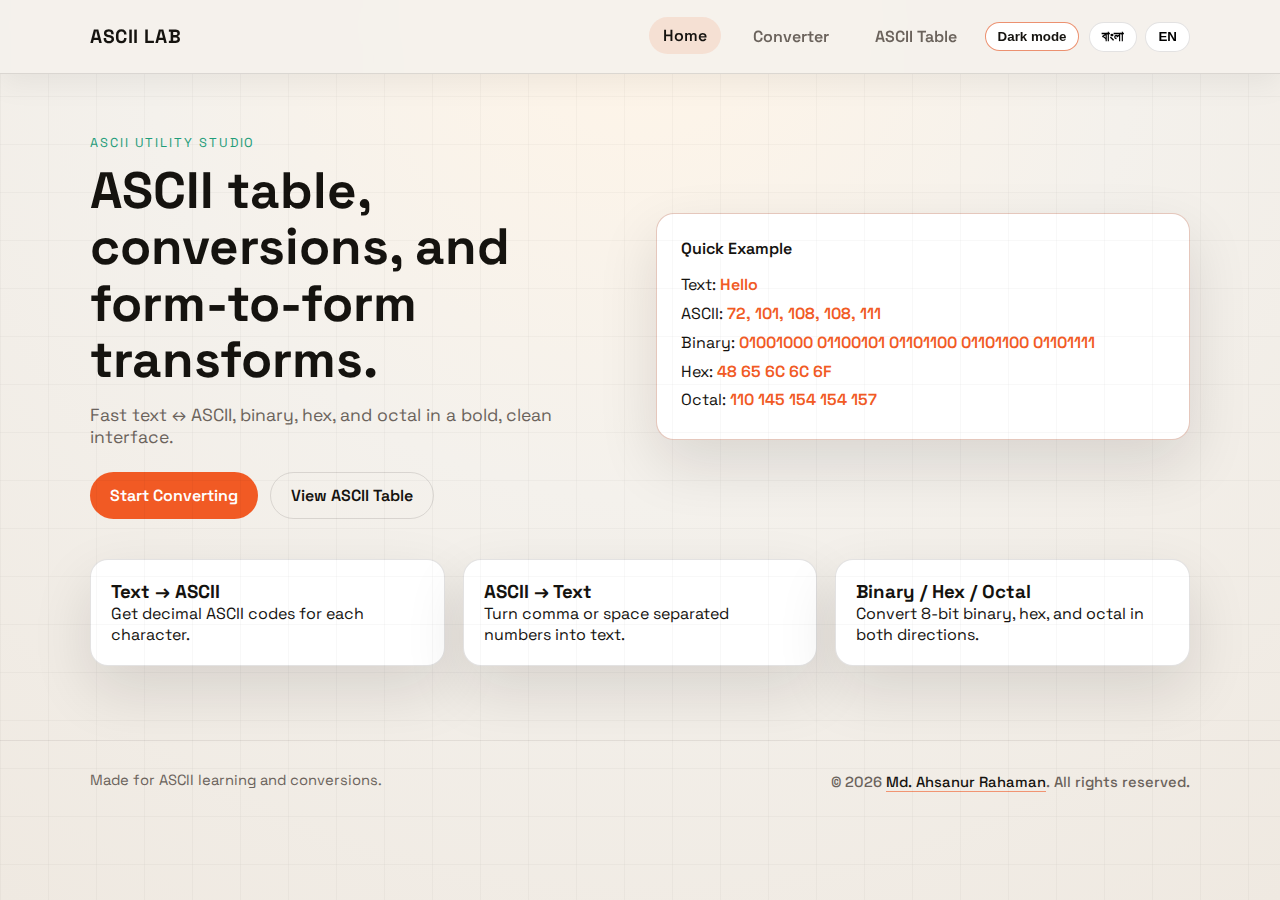
<file: index.html>
<!doctype html>
<html lang="en">
  <head>
    <meta charset="utf-8" />
    <meta name="viewport" content="width=device-width, initial-scale=1" />
    <title>--ASCII Lab--</title>
    <link rel="preconnect" href="https://fonts.googleapis.com" />
    <link rel="preconnect" href="https://fonts.gstatic.com" crossorigin />
    <link
      href="https://fonts.googleapis.com/css2?family=Space+Grotesk:wght@400;500;600;700&display=swap"
      rel="stylesheet"
    />
    <link rel="stylesheet" href="styles.css" />
  </head>
  <body>
    <div class="bg-grid"></div>
    <header class="site-header">
      <div class="container">
        <nav class="nav">
          <div class="brand">ASCII Lab</div>
          <button class="nav-toggle" type="button" aria-expanded="false" aria-controls="navLinks">
            <span class="nav-toggle-text" data-i18n="nav_menu">Menu</span>
            <span class="nav-toggle-icon">
              <span></span>
              <span></span>
              <span></span>
            </span>
          </button>
          <div class="nav-menu" id="navLinks">
            <div class="nav-links">
              <a class="active" href="index.html" data-i18n="nav_home">Home</a>
              <a href="convert.html" data-i18n="nav_convert">Converter</a>
              <a href="table.html" data-i18n="nav_table">ASCII Table</a>
            </div>
            <div class="nav-actions">
              <button class="chip theme-chip" id="themeToggle" data-action="toggleTheme" data-i18n="theme_dark">Dark mode</button>
              <div class="lang-switch">
                <button class="chip" data-lang="bn">বাংলা</button>
                <button class="chip" data-lang="en">EN</button>
              </div>
            </div>
          </div>
        </nav>
      </div>
    </header>

    <main class="container">
      <section class="hero">
        <div>
          <p class="eyebrow" data-i18n="hero_tag">ASCII Utility Studio</p>
          <h1 data-i18n="hero_title">ASCII table, conversions, and form-to-form transforms.</h1>
          <p class="lead" data-i18n="hero_desc">
            Fast text ↔ ASCII, binary, hex, and octal in a bold, clean interface.
          </p>
          <div class="cta-row">
            <a class="btn" href="convert.html" data-i18n="hero_cta_primary">কনভার্ট করুন</a>
            <a class="btn ghost" href="table.html" data-i18n="hero_cta_secondary">ASCII টেবিল দেখুন</a>
          </div>
        </div>
        <div class="hero-card">
          <div class="card-title" data-i18n="hero_card_title">Quick Example</div>
          <div class="code-block">
            <div>Text: <span class="accent">Hello</span></div>
            <div>ASCII: <span class="accent">72, 101, 108, 108, 111</span></div>
            <div>Binary: <span class="accent">01001000 01100101 01101100 01101100 01101111</span></div>
            <div>Hex: <span class="accent">48 65 6C 6C 6F</span></div>
            <div>Octal: <span class="accent">110 145 154 154 157</span></div>
          </div>
        </div>
      </section>

      <section class="grid-3">
        <div class="feature">
          <h3 data-i18n="feat_one_title">Text → ASCII</h3>
          <p data-i18n="feat_one_desc">Get decimal ASCII codes for every character.</p>
        </div>
        <div class="feature">
          <h3 data-i18n="feat_two_title">ASCII → Text</h3>
          <p data-i18n="feat_two_desc">Turn comma or space separated numbers into text.</p>
        </div>
        <div class="feature">
          <h3 data-i18n="feat_three_title">Binary / Hex / Octal</h3>
          <p data-i18n="feat_three_desc">Convert 8-bit binary plus hex and octal in both directions.</p>
        </div>
      </section>
    </main>

    <footer class="site-footer">
      <div class="container">
        <div class="footer-inner">
          <p data-i18n="footer_text">Made for ASCII learning and conversions.</p>
          <p class="footer-copy">© 2026 <a href="https://ahsanur-portfolio.netlify.app" target="_blank" rel="noopener">Md. Ahsanur Rahaman</a>. <span data-i18n="footer_copy">All rights reserved.</span></p>
        </div>
      </div>
    </footer>

    <script src="app.js"></script>
  </body>
</html>
</file>
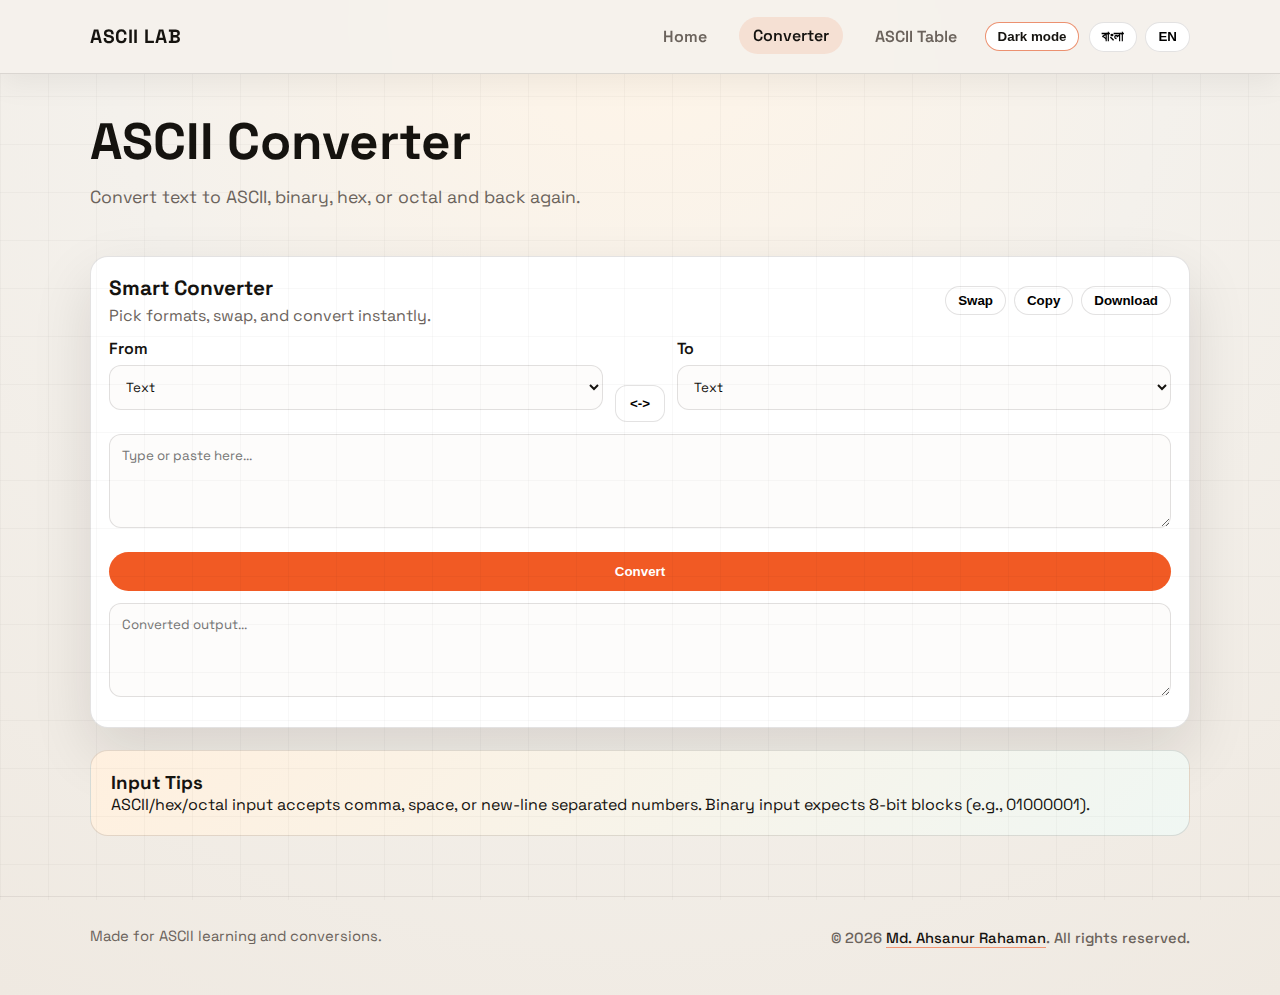
<file: convert.html>
<!doctype html>
<html lang="en">
  <head>
    <meta charset="utf-8" />
    <meta name="viewport" content="width=device-width, initial-scale=1" />
    <title>ASCII Lab | Converter</title>
    <link rel="preconnect" href="https://fonts.googleapis.com" />
    <link rel="preconnect" href="https://fonts.gstatic.com" crossorigin />
    <link
      href="https://fonts.googleapis.com/css2?family=Space+Grotesk:wght@400;500;600;700&display=swap"
      rel="stylesheet"
    />
    <link rel="stylesheet" href="styles.css" />
  </head>
  <body>
    <div class="bg-grid"></div>
    <header class="site-header">
      <div class="container">
        <nav class="nav">
          <div class="brand">ASCII Lab</div>
          <button class="nav-toggle" type="button" aria-expanded="false" aria-controls="navLinks">
            <span class="nav-toggle-text" data-i18n="nav_menu">Menu</span>
            <span class="nav-toggle-icon">
              <span></span>
              <span></span>
              <span></span>
            </span>
          </button>
          <div class="nav-menu" id="navLinks">
            <div class="nav-links">
              <a href="index.html" data-i18n="nav_home">Home</a>
              <a class="active" href="convert.html" data-i18n="nav_convert">Converter</a>
              <a href="table.html" data-i18n="nav_table">ASCII Table</a>
            </div>
            <div class="nav-actions">
              <button class="chip theme-chip" id="themeToggle" data-action="toggleTheme" data-i18n="theme_dark">Dark mode</button>
              <div class="lang-switch">
                <button class="chip" data-lang="bn">বাংলা</button>
                <button class="chip" data-lang="en">EN</button>
              </div>
            </div>
          </div>
        </nav>
      </div>
    </header>

    <main class="container">
      <section class="page-hero">
        <h1 data-i18n="convert_title">ASCII Converter</h1>
        <p class="lead" data-i18n="convert_desc">
          Convert text to ASCII, binary, hex, or octal and back again.
        </p>
      </section>

      <section class="panel smart-panel">
        <div class="panel-header">
          <div>
            <h2 class="section-title" data-i18n="smart_title">Smart Converter</h2>
            <p class="muted" data-i18n="smart_desc">Pick formats, swap, and convert instantly.</p>
          </div>
          <div class="panel-actions">
            <button class="chip" data-action="swapSmart" data-i18n="btn_swap">Swap</button>
            <button class="chip" data-action="copy" data-target="smartOutput" data-i18n="btn_copy">Copy</button>
            <button class="chip" data-action="download" data-target="smartOutput" data-filename="smart-output.txt" data-i18n="btn_download">Download</button>
          </div>
        </div>

        <div class="smart-controls">
          <div>
            <label class="field-label" for="smartFrom" data-i18n="label_from">From</label>
            <select id="smartFrom" data-action="smartChange">
              <option value="text" data-i18n="opt_text">Text</option>
              <option value="ascii" data-i18n="opt_ascii">ASCII (dec)</option>
              <option value="binary" data-i18n="opt_binary">Binary</option>
              <option value="hex" data-i18n="opt_hex">Hex</option>
              <option value="octal" data-i18n="opt_octal">Octal</option>
            </select>
          </div>
          <button class="swap-btn" type="button" data-action="swapSmart">&lt;-&gt;</button>
          <div>
            <label class="field-label" for="smartTo" data-i18n="label_to">To</label>
            <select id="smartTo" data-action="smartChange">
              <option value="text" data-i18n="opt_text">Text</option>
              <option value="ascii" data-i18n="opt_ascii">ASCII (dec)</option>
              <option value="binary" data-i18n="opt_binary">Binary</option>
              <option value="hex" data-i18n="opt_hex">Hex</option>
              <option value="octal" data-i18n="opt_octal">Octal</option>
            </select>
          </div>
        </div>

        <div class="smart-inputs">
          <textarea id="smartInput" rows="4" data-i18n-placeholder="ph_smart_input" placeholder="Type or paste here..."></textarea>
          <button class="btn full" data-action="smartConvert" data-i18n="btn_convert">Convert</button>
          <textarea id="smartOutput" rows="4" readonly data-i18n-placeholder="ph_smart_output" placeholder="Converted output..."></textarea>
        </div>
      </section>

      <section class="note-card">
        <h3 data-i18n="note_title">Input Tips</h3>
        <p data-i18n="note_desc">
          ASCII/hex/octal ইনপুটে comma, space, বা new line দিয়ে সংখ্যা আলাদা করতে পারবেন। Binary ইনপুটে ৮-বিট ব্লক (যেমন 01000001) ব্যবহার করুন।
        </p>
      </section>
    </main>

    <footer class="site-footer">
      <div class="container">
        <div class="footer-inner">
          <p data-i18n="footer_text">Made for ASCII learning and conversions.</p>
          <p class="footer-copy">© 2026 <a href="https://ahsanur-portfolio.netlify.app" target="_blank" rel="noopener">Md. Ahsanur Rahaman</a>. <span data-i18n="footer_copy">All rights reserved.</span></p>
        </div>
      </div>
    </footer>

    <script src="app.js"></script>
  </body>
</html>
</file>
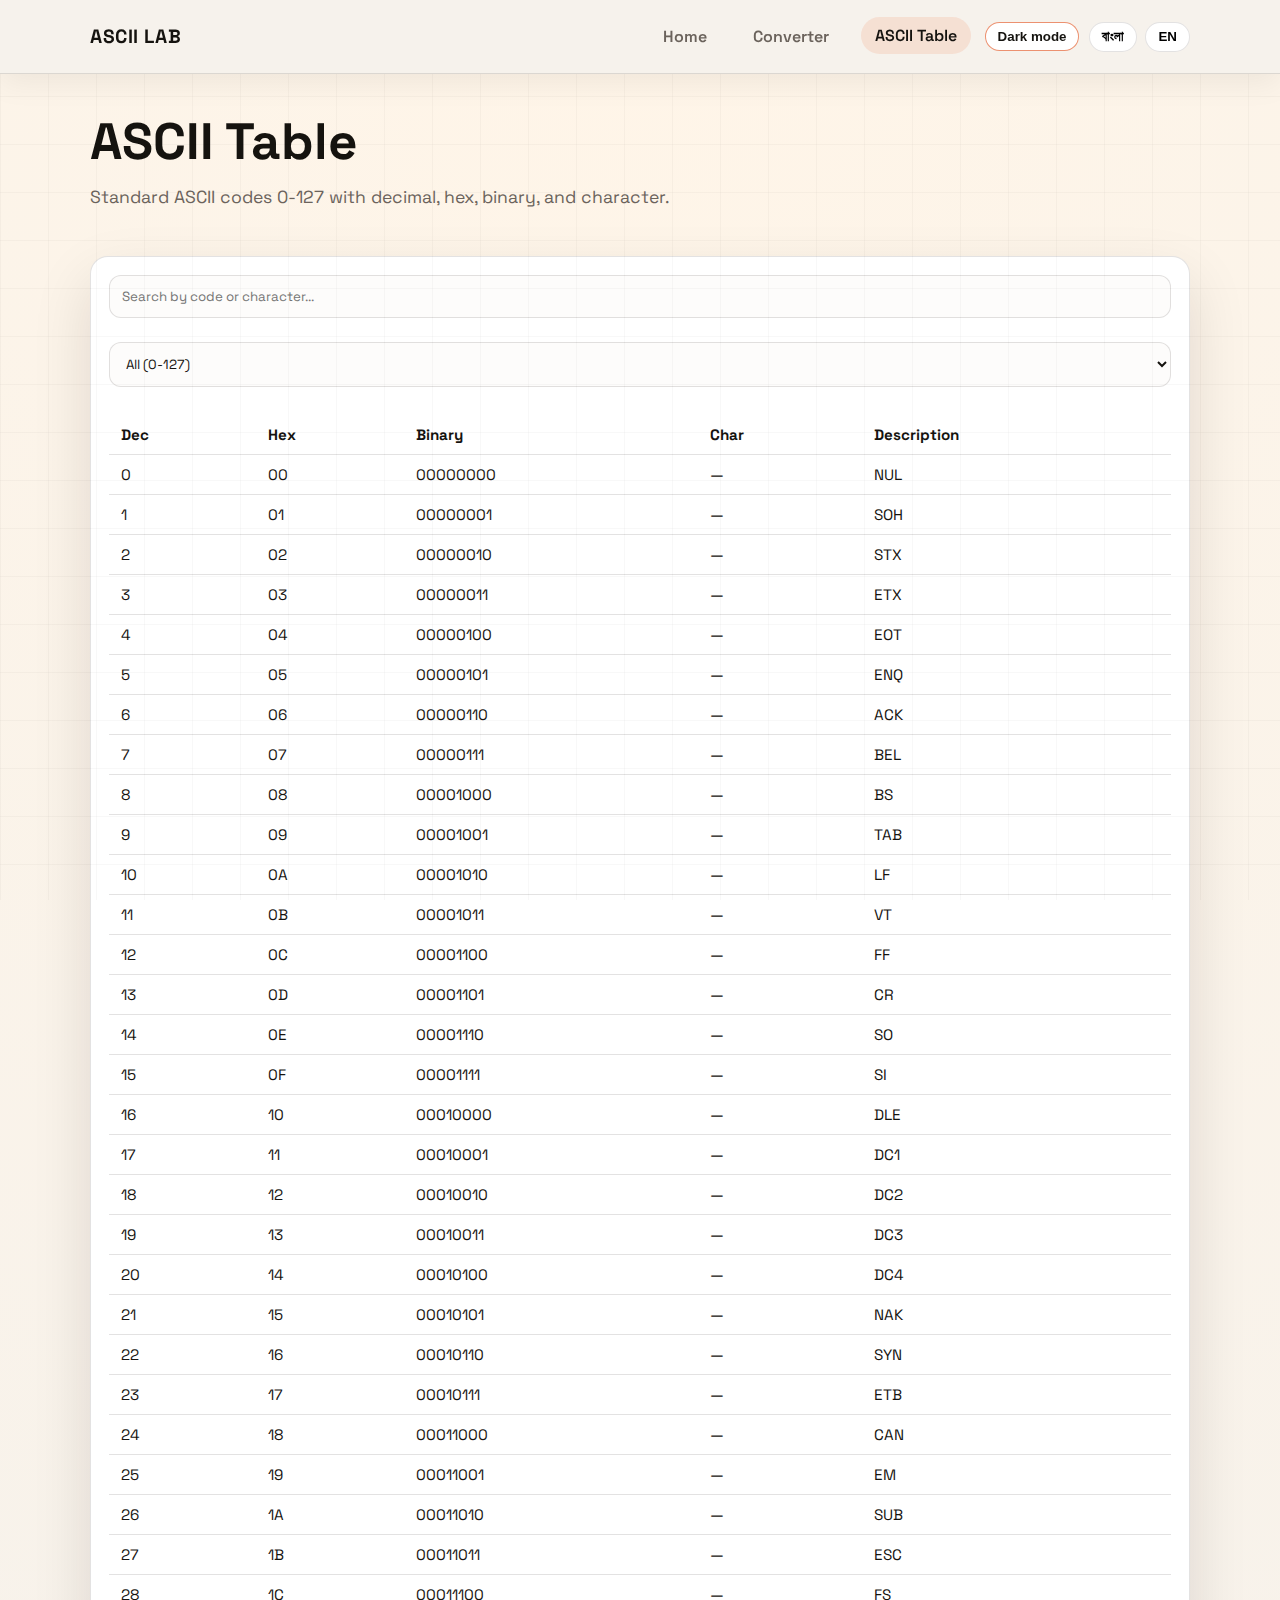
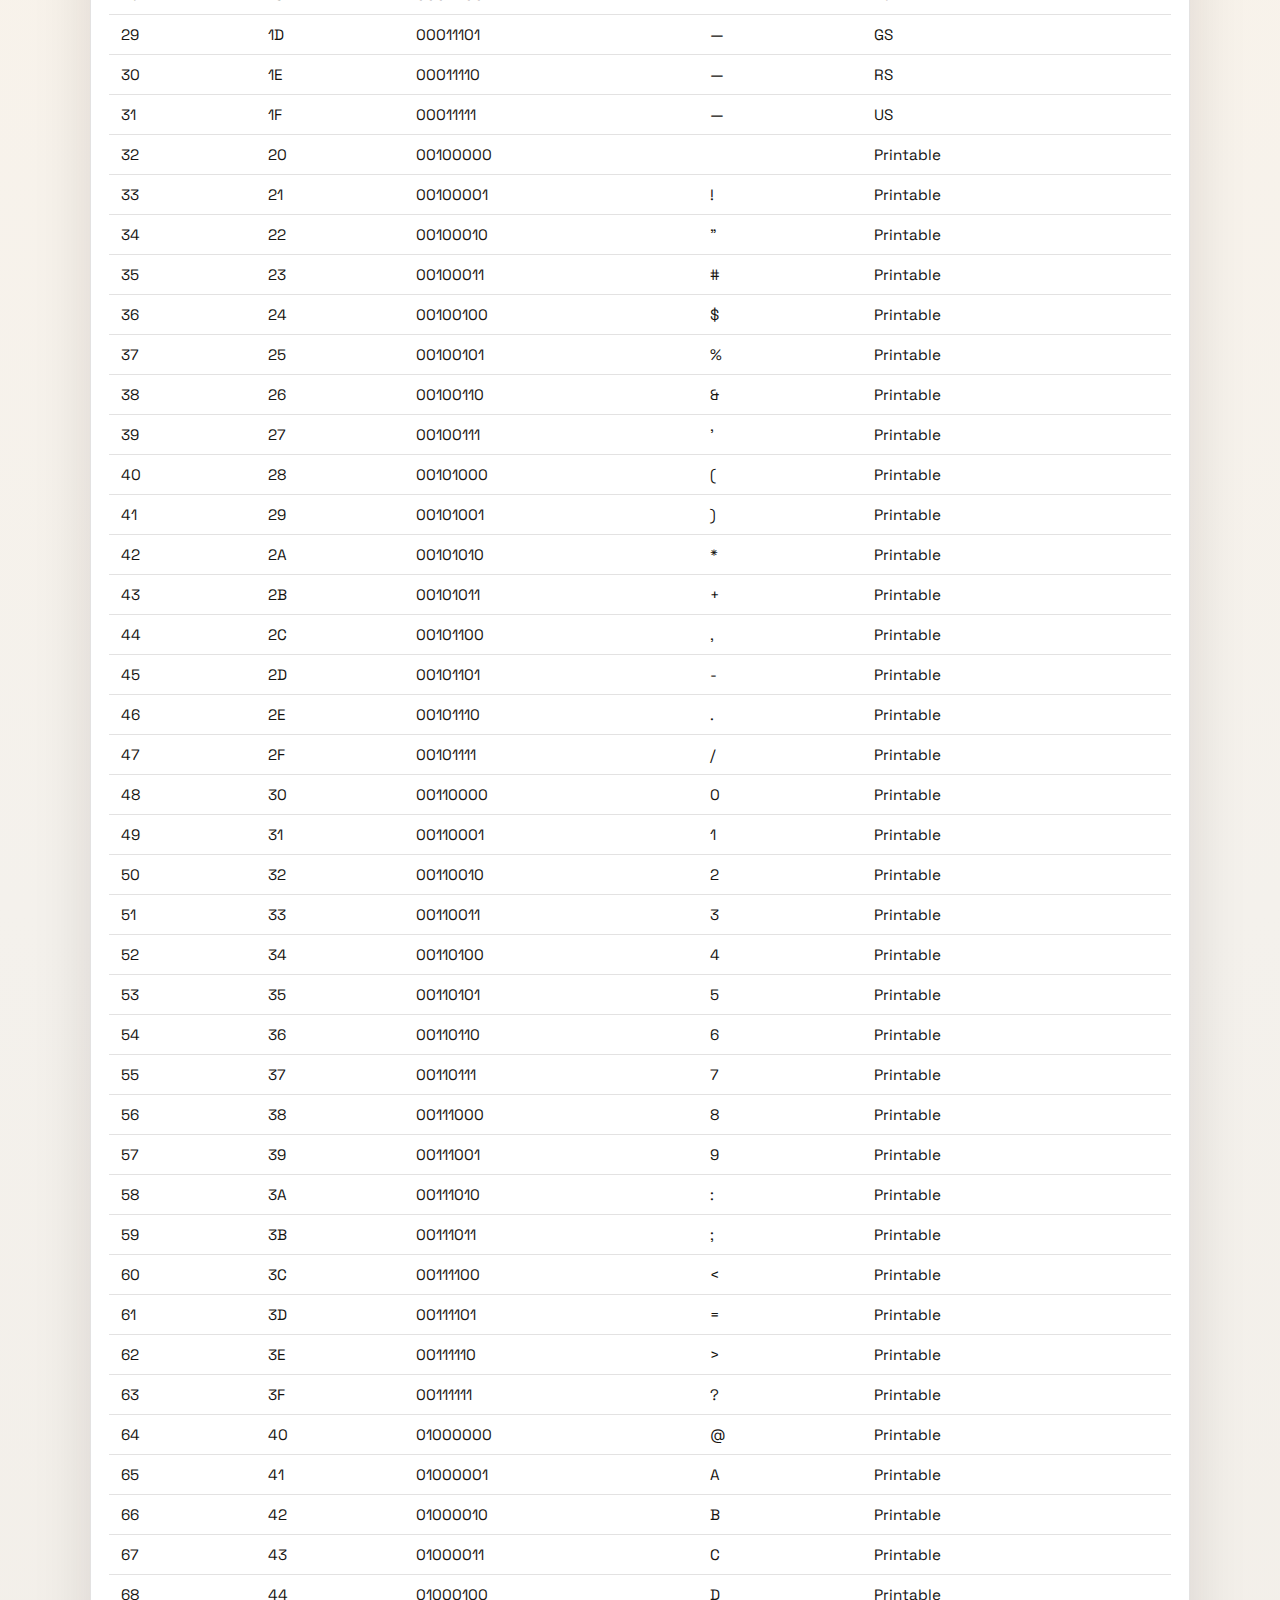
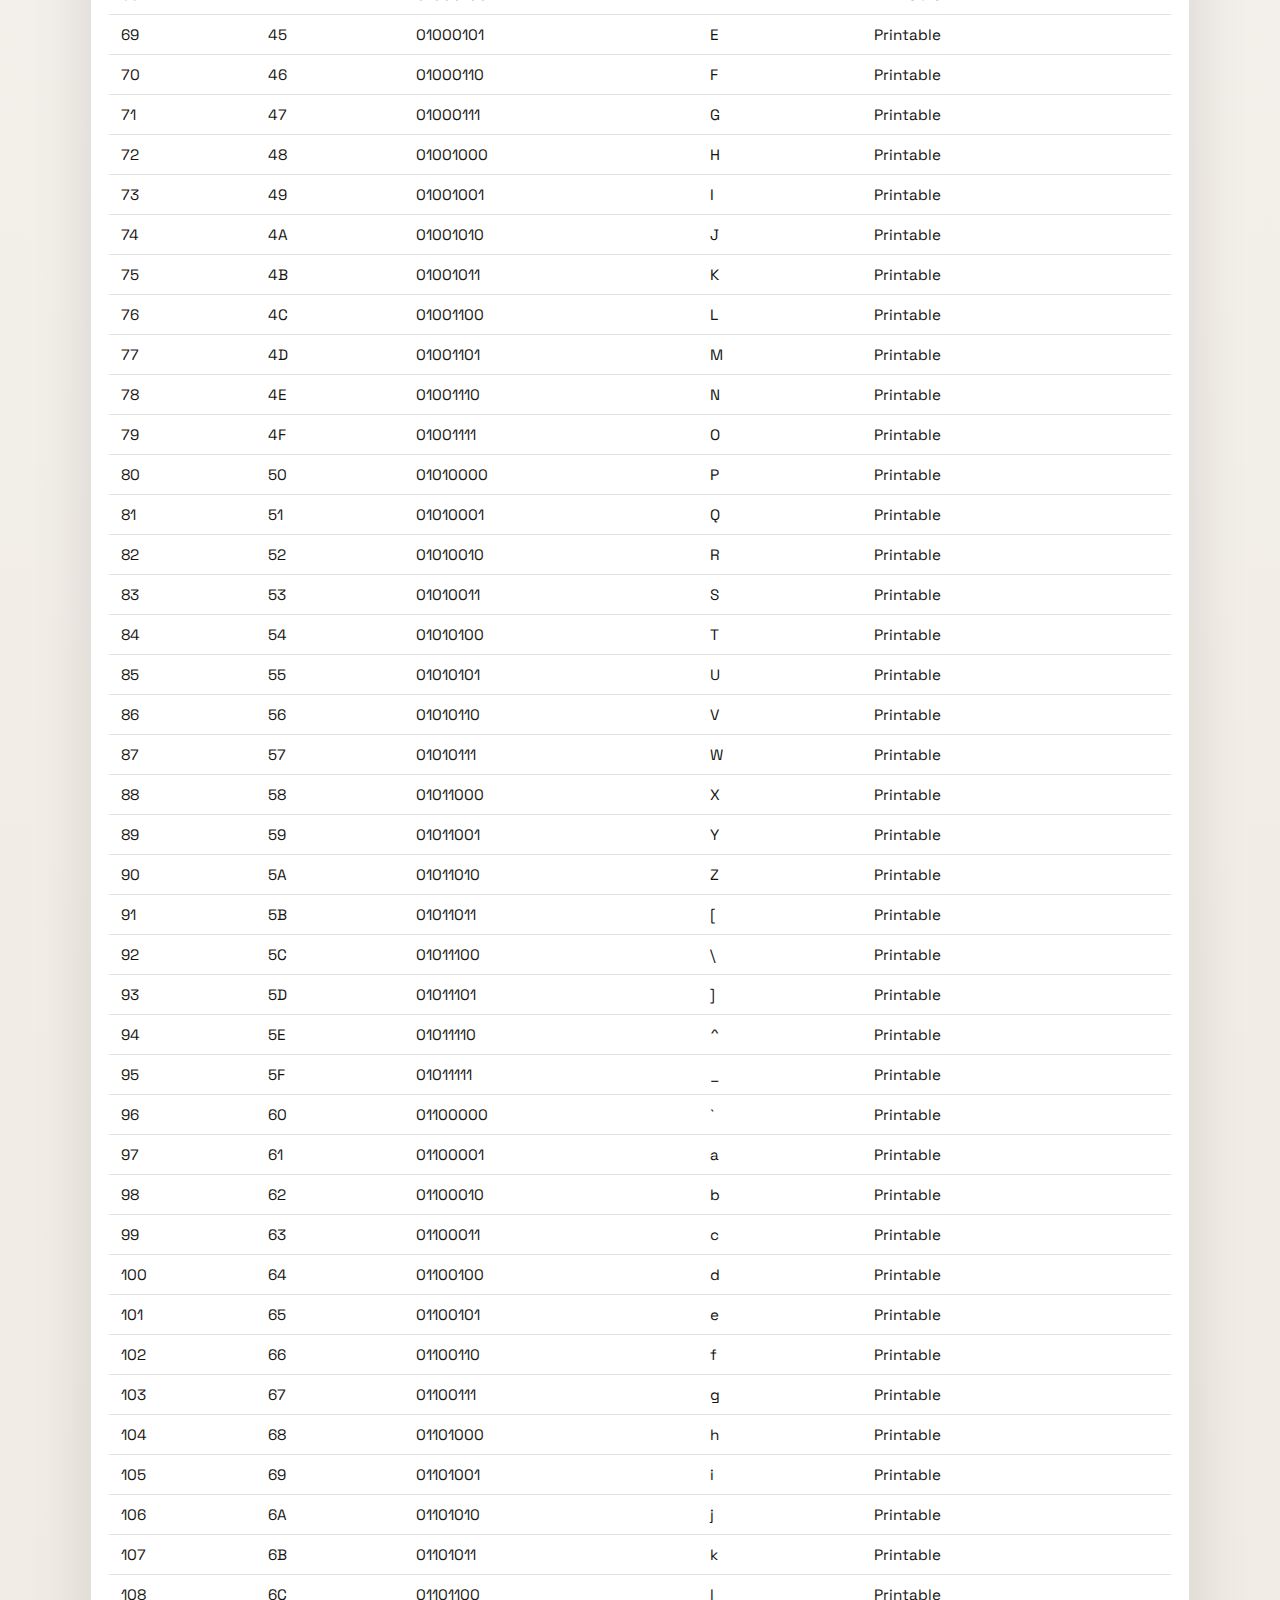
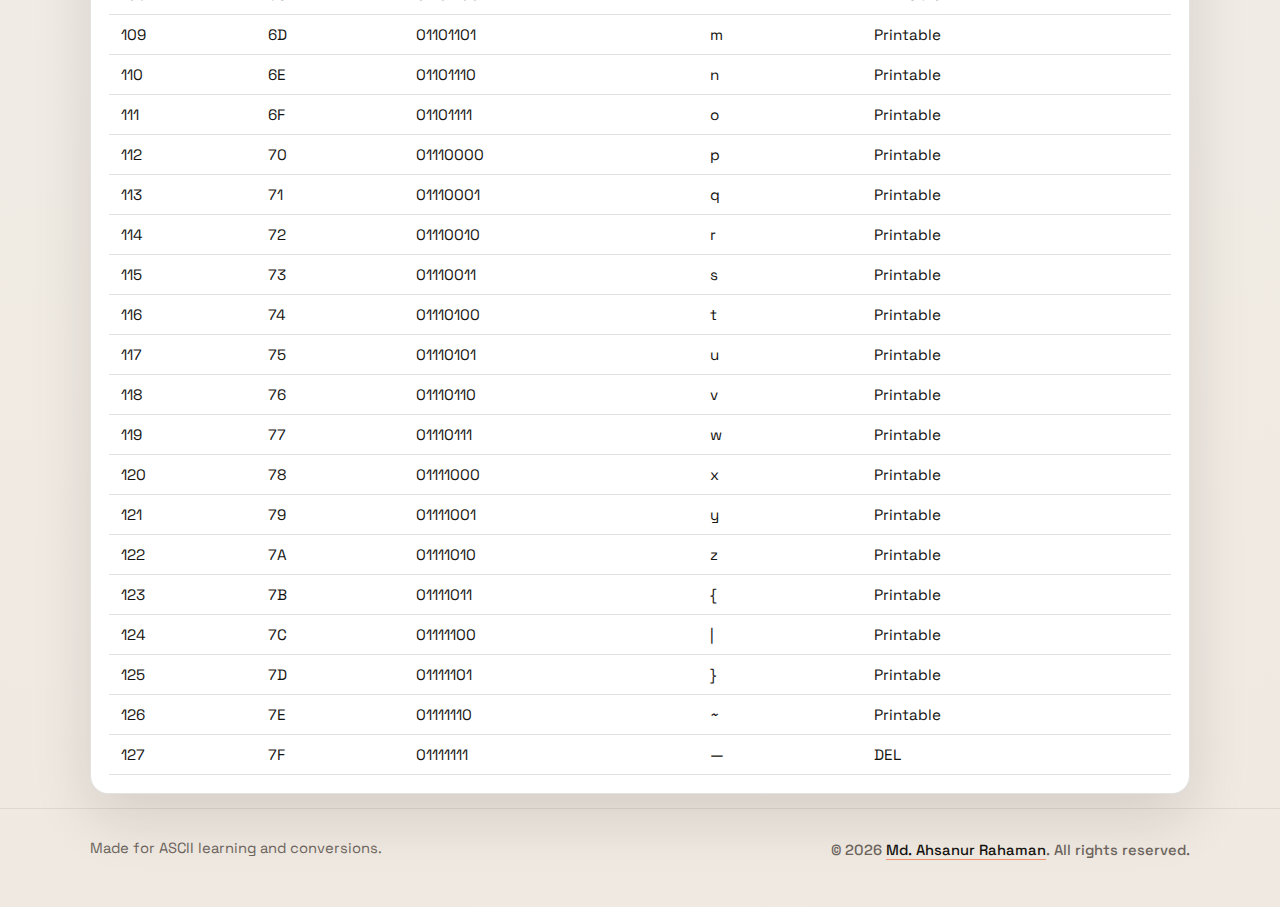
<file: table.html>
<!doctype html>
<html lang="en">
  <head>
    <meta charset="utf-8" />
    <meta name="viewport" content="width=device-width, initial-scale=1" />
    <title>ASCII Lab | Table</title>
    <link rel="preconnect" href="https://fonts.googleapis.com" />
    <link rel="preconnect" href="https://fonts.gstatic.com" crossorigin />
    <link
      href="https://fonts.googleapis.com/css2?family=Space+Grotesk:wght@400;500;600;700&display=swap"
      rel="stylesheet"
    />
    <link rel="stylesheet" href="styles.css" />
  </head>
  <body>
    <div class="bg-grid"></div>
    <header class="site-header">
      <div class="container">
        <nav class="nav">
          <div class="brand">ASCII Lab</div>
          <button class="nav-toggle" type="button" aria-expanded="false" aria-controls="navLinks">
            <span class="nav-toggle-text" data-i18n="nav_menu">Menu</span>
            <span class="nav-toggle-icon">
              <span></span>
              <span></span>
              <span></span>
            </span>
          </button>
          <div class="nav-menu" id="navLinks">
            <div class="nav-links">
              <a href="index.html" data-i18n="nav_home">Home</a>
              <a href="convert.html" data-i18n="nav_convert">Converter</a>
              <a class="active" href="table.html" data-i18n="nav_table">ASCII Table</a>
            </div>
            <div class="nav-actions">
              <button class="chip theme-chip" id="themeToggle" data-action="toggleTheme" data-i18n="theme_dark">Dark mode</button>
              <div class="lang-switch">
                <button class="chip" data-lang="bn">বাংলা</button>
                <button class="chip" data-lang="en">EN</button>
              </div>
            </div>
          </div>
        </nav>
      </div>
    </header>

    <main class="container">
      <section class="page-hero">
        <h1 data-i18n="table_title">ASCII Table</h1>
        <p class="lead" data-i18n="table_desc">
          0-127 পর্যন্ত স্ট্যান্ডার্ড ASCII কোড, decimal, hex, binary এবং চরিত্রসহ।
        </p>
      </section>

      <section class="panel">
        <div class="table-tools">
          <input id="tableSearch" type="search" data-i18n-placeholder="ph_table_search" placeholder="Search by code or character..." />
          <select id="rangeSelect">
            <option value="all" data-i18n="range_all">All (0-127)</option>
            <option value="printable" data-i18n="range_printable">Printable (32-126)</option>
          </select>
        </div>
        <div class="table-wrap">
          <table class="ascii-table">
            <thead>
              <tr>
                <th data-i18n="th_dec">Dec</th>
                <th data-i18n="th_hex">Hex</th>
                <th data-i18n="th_bin">Binary</th>
                <th data-i18n="th_char">Char</th>
                <th data-i18n="th_desc">Description</th>
              </tr>
            </thead>
            <tbody id="asciiTableBody"></tbody>
          </table>
        </div>
      </section>
    </main>

    <footer class="site-footer">
      <div class="container">
        <div class="footer-inner">
          <p data-i18n="footer_text">Made for ASCII learning and conversions.</p>
          <p class="footer-copy">© 2026 <a href="https://ahsanur-portfolio.netlify.app" target="_blank" rel="noopener">Md. Ahsanur Rahaman</a>. <span data-i18n="footer_copy">All rights reserved.</span></p>
        </div>
      </div>
    </footer>

    <script src="app.js"></script>
  </body>
</html>
</file>
<file: styles.css>
:root {
  color-scheme: light;
  --bg: #f4f1ec;
  --bg-gradient: radial-gradient(circle at top, #fff5e8 0%, #f4f1ec 45%, #efe9e1 100%);
  --ink: #15130f;
  --muted: #6b635c;
  --accent: #f15a24;
  --accent-2: #1f9d7a;
  --card: #ffffff;
  --line: rgba(21, 19, 15, 0.12);
  --grid-line: rgba(21, 19, 15, 0.08);
  --shadow: 0 24px 60px rgba(21, 19, 15, 0.12);
  --radius: 18px;
}

[data-theme="dark"] {
  color-scheme: dark;
  --bg: #101113;
  --bg-gradient: radial-gradient(circle at top, #1b1c20 0%, #101113 55%, #0d0e11 100%);
  --ink: #f5f1ea;
  --muted: #b5aca3;
  --accent: #f47c45;
  --accent-2: #3cc5a2;
  --card: #1a1c20;
  --line: rgba(245, 241, 234, 0.12);
  --grid-line: rgba(245, 241, 234, 0.05);
  --shadow: 0 24px 60px rgba(0, 0, 0, 0.35);
}

* {
  box-sizing: border-box;
  margin: 0;
  padding: 0;
}

body {
  font-family: "Space Grotesk", "Segoe UI", sans-serif;
  background: var(--bg-gradient);
  color: var(--ink);
  min-height: 100vh;
}

.bg-grid {
  position: fixed;
  inset: 0;
  background-image: linear-gradient(var(--grid-line) 1px, transparent 1px),
    linear-gradient(90deg, var(--grid-line) 1px, transparent 1px);
  background-size: 48px 48px;
  pointer-events: none;
  opacity: 0.35;
}

.container {
  width: min(1100px, 92%);
  margin: 0 auto;
}

.site-header {
  position: sticky;
  top: 0;
  backdrop-filter: blur(12px);
  background: color-mix(in srgb, var(--bg) 85%, transparent);
  border-bottom: 1px solid var(--line);
  box-shadow: 0 10px 30px rgba(0, 0, 0, 0.06);
  z-index: 5;
}

.nav {
  display: flex;
  align-items: center;
  justify-content: space-between;
  padding: 18px 0;
  gap: 16px;
}

.nav-toggle {
  display: none;
  align-items: center;
  gap: 10px;
  background: var(--card);
  border: 1px solid var(--line);
  border-radius: 999px;
  padding: 8px 14px;
  cursor: pointer;
}

.nav-toggle-text {
  font-weight: 600;
  color: var(--ink);
}

.nav-toggle-icon {
  display: inline-flex;
  flex-direction: column;
  gap: 4px;
}

.nav-toggle-icon span {
  width: 22px;
  height: 2px;
  background: var(--ink);
  border-radius: 999px;
  display: block;
}

.brand {
  font-weight: 700;
  font-size: 1.2rem;
  letter-spacing: 0.03em;
  text-transform: uppercase;
}

.nav-links {
  display: flex;
  gap: 18px;
  flex-wrap: wrap;
}

.nav-menu {
  display: flex;
  align-items: center;
  gap: 14px;
}

.nav-links a {
  text-decoration: none;
  color: var(--muted);
  font-weight: 600;
  padding: 8px 14px;
  border-radius: 999px;
  transition: color 0.2s ease, background 0.2s ease, transform 0.2s ease;
}

.nav-links a:hover,
.nav-links a.active {
  color: var(--ink);
  background: color-mix(in srgb, var(--accent) 12%, transparent);
  transform: translateY(-1px);
}

.lang-switch {
  display: flex;
  gap: 8px;
}

.nav-actions {
  display: flex;
  align-items: center;
  gap: 10px;
  flex-wrap: wrap;
}

.chip {
  border: 1px solid var(--line);
  background: var(--card);
  padding: 6px 12px;
  border-radius: 999px;
  font-weight: 600;
  cursor: pointer;
}

.theme-chip {
  border-color: color-mix(in srgb, var(--accent) 60%, var(--line));
  color: var(--ink);
}

.hero {
  padding: 60px 0 40px;
  display: grid;
  grid-template-columns: repeat(auto-fit, minmax(280px, 1fr));
  gap: 32px;
  align-items: center;
}

.eyebrow {
  text-transform: uppercase;
  letter-spacing: 0.15em;
  color: var(--accent-2);
  font-size: 0.8rem;
  margin-bottom: 12px;
}

h1 {
  font-size: clamp(2rem, 4vw, 3.2rem);
  line-height: 1.1;
  margin-bottom: 16px;
  font-weight: 700;
}

.lead {
  font-size: 1.1rem;
  color: var(--muted);
  margin-bottom: 24px;
}

.cta-row {
  display: flex;
  gap: 12px;
  flex-wrap: wrap;
}

.btn {
  display: inline-flex;
  align-items: center;
  justify-content: center;
  padding: 12px 20px;
  border-radius: 999px;
  background: var(--accent);
  color: #fff;
  font-weight: 600;
  text-decoration: none;
  border: none;
  cursor: pointer;
  transition: transform 0.2s ease, box-shadow 0.2s ease;
}

.btn:hover {
  transform: translateY(-2px);
  box-shadow: var(--shadow);
}

.btn.ghost {
  background: transparent;
  color: var(--ink);
  border: 1px solid var(--line);
}

.btn.full {
  width: 100%;
}

.hero-card {
  background: var(--card);
  border-radius: var(--radius);
  padding: 24px;
  box-shadow: var(--shadow);
  border: 1px solid color-mix(in srgb, var(--accent) 20%, var(--line));
}

.card-title {
  font-weight: 600;
  margin-bottom: 12px;
}

.code-block {
  font-family: "Space Grotesk", sans-serif;
  line-height: 1.8;
}

.accent {
  color: var(--accent);
  font-weight: 600;
}

.grid-3 {
  display: grid;
  grid-template-columns: repeat(auto-fit, minmax(220px, 1fr));
  gap: 18px;
  padding-bottom: 60px;
}

.feature {
  background: var(--card);
  border-radius: var(--radius);
  padding: 20px;
  border: 1px solid var(--line);
  box-shadow: var(--shadow);
}

.feature h3 {
  font-weight: 700;
}

.page-hero {
  padding: 40px 0 24px;
}

.converter-grid {
  display: grid;
  gap: 20px;
  grid-template-columns: repeat(auto-fit, minmax(260px, 1fr));
  padding-bottom: 28px;
}

.panel {
  background: var(--card);
  border-radius: var(--radius);
  padding: 18px;
  border: 1px solid var(--line);
  box-shadow: var(--shadow);
}

.panel-header {
  display: flex;
  justify-content: space-between;
  align-items: center;
  margin-bottom: 12px;
  gap: 12px;
}

.panel-actions {
  display: inline-flex;
  align-items: center;
  gap: 8px;
}

.section-title {
  font-size: 1.3rem;
  font-weight: 700;
  margin-bottom: 4px;
}

.muted {
  color: var(--muted);
}

.field-label {
  display: block;
  font-weight: 600;
  margin-bottom: 6px;
}

.smart-panel {
  margin-bottom: 22px;
}

.smart-controls {
  display: grid;
  grid-template-columns: 1fr auto 1fr;
  gap: 12px;
  align-items: end;
  margin-bottom: 12px;
}

.swap-btn {
  border: 1px solid var(--line);
  background: var(--card);
  border-radius: 12px;
  padding: 10px 14px;
  font-weight: 700;
  cursor: pointer;
  transition: transform 0.2s ease, box-shadow 0.2s ease;
}

.swap-btn:hover {
  transform: translateY(-2px);
  box-shadow: var(--shadow);
}

.smart-inputs {
  display: grid;
  gap: 12px;
}

textarea,
input,
select {
  width: 100%;
  border-radius: 12px;
  border: 1px solid var(--line);
  padding: 12px;
  margin-bottom: 12px;
  font-family: "Space Grotesk", sans-serif;
  background: color-mix(in srgb, var(--card) 80%, var(--bg));
  color: var(--ink);
}

.note-card {
  margin-bottom: 60px;
  background: linear-gradient(135deg, #fff0df, #f0f7f3);
  border-radius: var(--radius);
  padding: 20px;
  border: 1px solid var(--line);
}

.hero,
.page-hero,
.panel,
.feature,
.note-card,
.hero-card {
  animation: riseFade 0.6s ease both;
}

.converter-grid .panel:nth-child(2) {
  animation-delay: 0.05s;
}

.converter-grid .panel:nth-child(3) {
  animation-delay: 0.1s;
}

.converter-grid .panel:nth-child(4) {
  animation-delay: 0.15s;
}

.converter-grid .panel:nth-child(5) {
  animation-delay: 0.2s;
}

.converter-grid .panel:nth-child(6) {
  animation-delay: 0.25s;
}

.converter-grid .panel:nth-child(7) {
  animation-delay: 0.3s;
}

.converter-grid .panel:nth-child(8) {
  animation-delay: 0.35s;
}

.table-tools {
  display: flex;
  gap: 12px;
  flex-wrap: wrap;
  margin-bottom: 16px;
}

.table-wrap {
  overflow-x: auto;
}

.ascii-table {
  width: 100%;
  border-collapse: collapse;
  font-size: 0.95rem;
}

.ascii-table th,
.ascii-table td {
  padding: 10px 12px;
  border-bottom: 1px solid var(--line);
  text-align: left;
}

.ascii-table tbody tr:hover {
  background: color-mix(in srgb, var(--accent) 12%, transparent);
}

.site-footer {
  padding: 28px 0 48px;
  color: var(--muted);
  font-size: 0.92rem;
  border-top: 1px solid color-mix(in srgb, var(--line) 60%, transparent);
  margin-top: 14px;
}

.footer-inner {
  display: flex;
  align-items: center;
  justify-content: space-between;
  gap: 16px;
  flex-wrap: wrap;
}

.footer-copy {
  margin-top: 4px;
  font-weight: 500;
}

.footer-copy a {
  color: var(--ink);
  text-decoration: none;
  border-bottom: 1px solid color-mix(in srgb, var(--accent) 60%, transparent);
}

.footer-copy a:hover {
  color: var(--accent);
}

@keyframes riseFade {
  from {
    opacity: 0;
    transform: translateY(12px);
  }
  to {
    opacity: 1;
    transform: translateY(0);
  }
}

@media (prefers-reduced-motion: reduce) {
  * {
    animation: none !important;
    transition: none !important;
  }
}

@media (max-width: 768px) {
  .nav {
    flex-wrap: wrap;
    align-items: center;
  }

  .nav-menu {
    width: 100%;
  }

  .nav-toggle {
    display: inline-flex;
    margin-left: auto;
  }

  .nav-menu {
    display: none;
    flex-direction: column;
    width: 100%;
    padding: 12px;
    border-radius: 16px;
    border: 1px solid var(--line);
    background: var(--card);
  }

  .nav-links,
  .nav-actions {
    flex-direction: column;
    align-items: stretch;
  }

  .nav-links a,
  .nav-actions .chip {
    width: 100%;
    justify-content: center;
    text-align: center;
  }

  .nav-open .nav-menu {
    display: flex;
  }

  .nav-links {
    gap: 10px;
  }

  .panel-actions {
    flex-wrap: wrap;
    justify-content: flex-start;
  }

  .hero {
    padding-top: 40px;
  }
}

@media (max-width: 560px) {
  .smart-controls {
    grid-template-columns: 1fr;
  }

  .swap-btn {
    width: 100%;
  }

  textarea {
    min-height: 120px;
  }

  .footer-inner {
    flex-direction: column;
    align-items: flex-start;
  }

  .footer-copy {
    margin-top: 0;
  }
}
</file>
